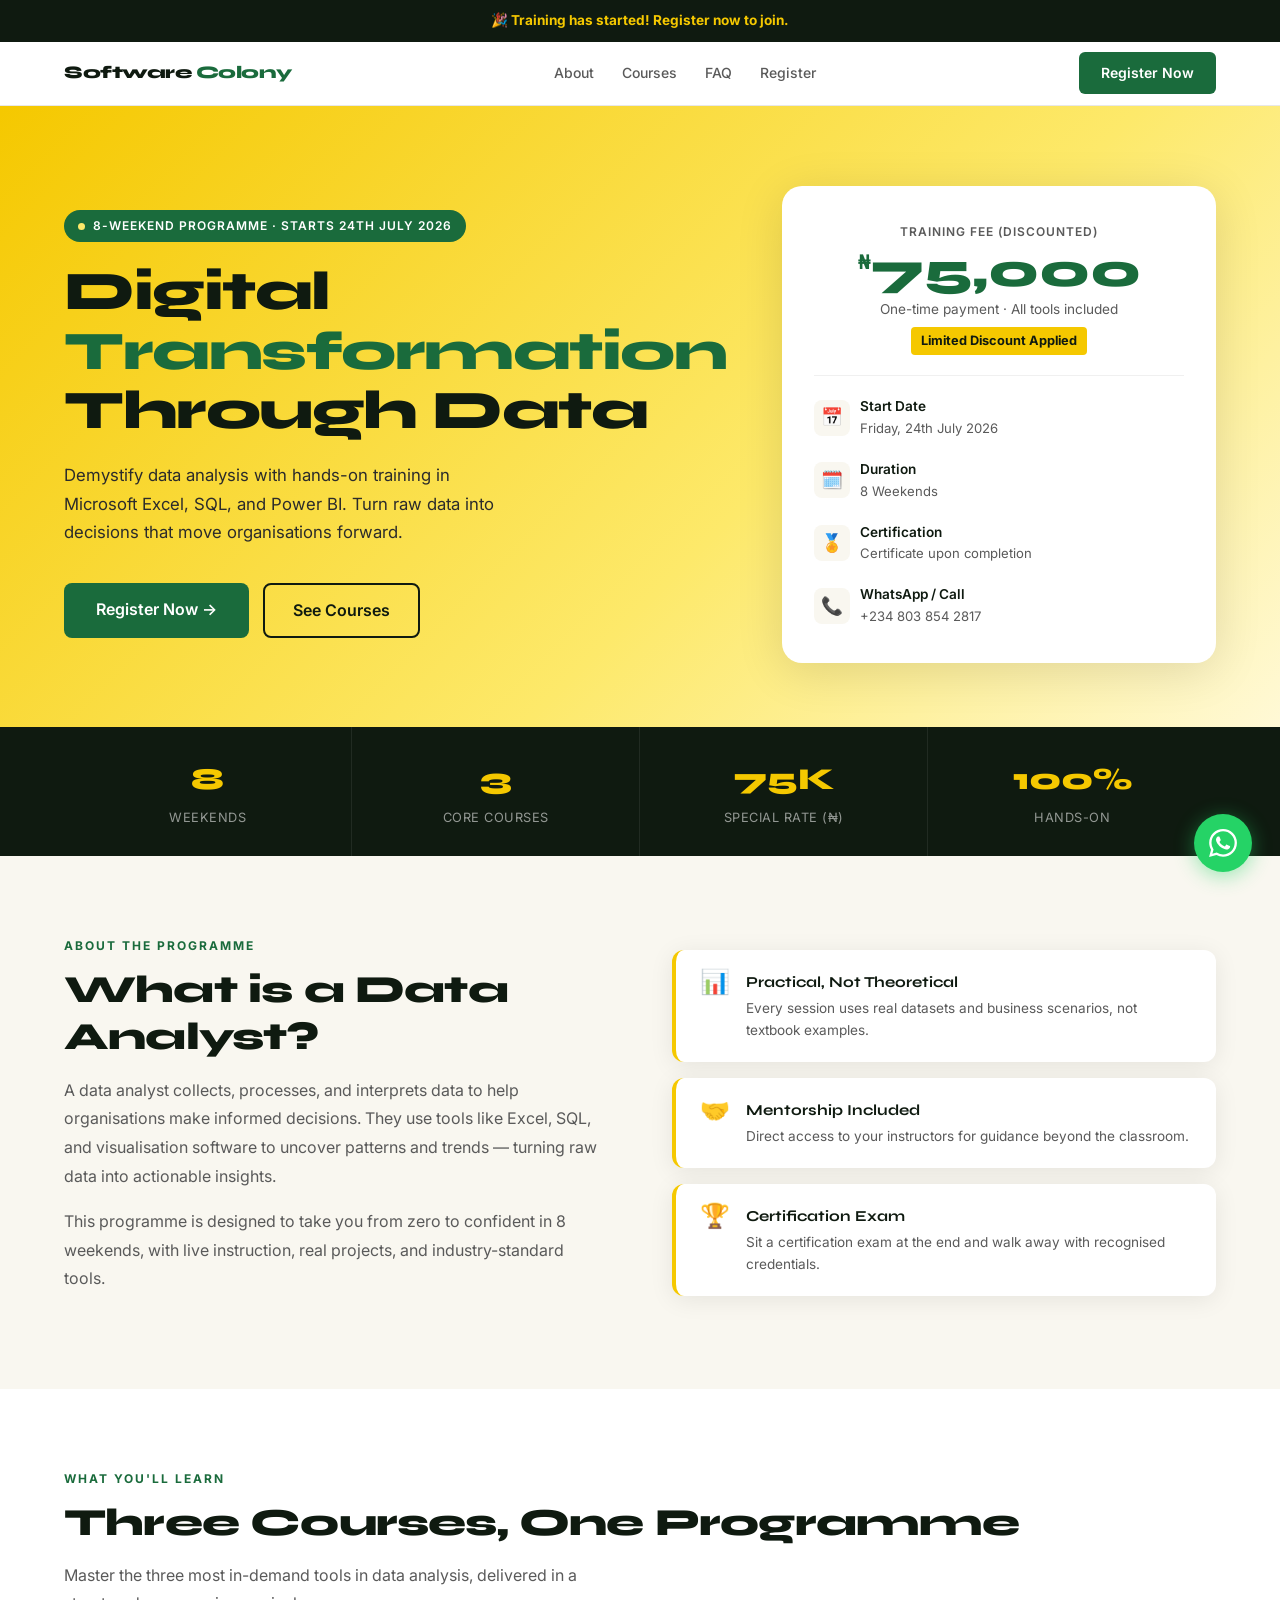
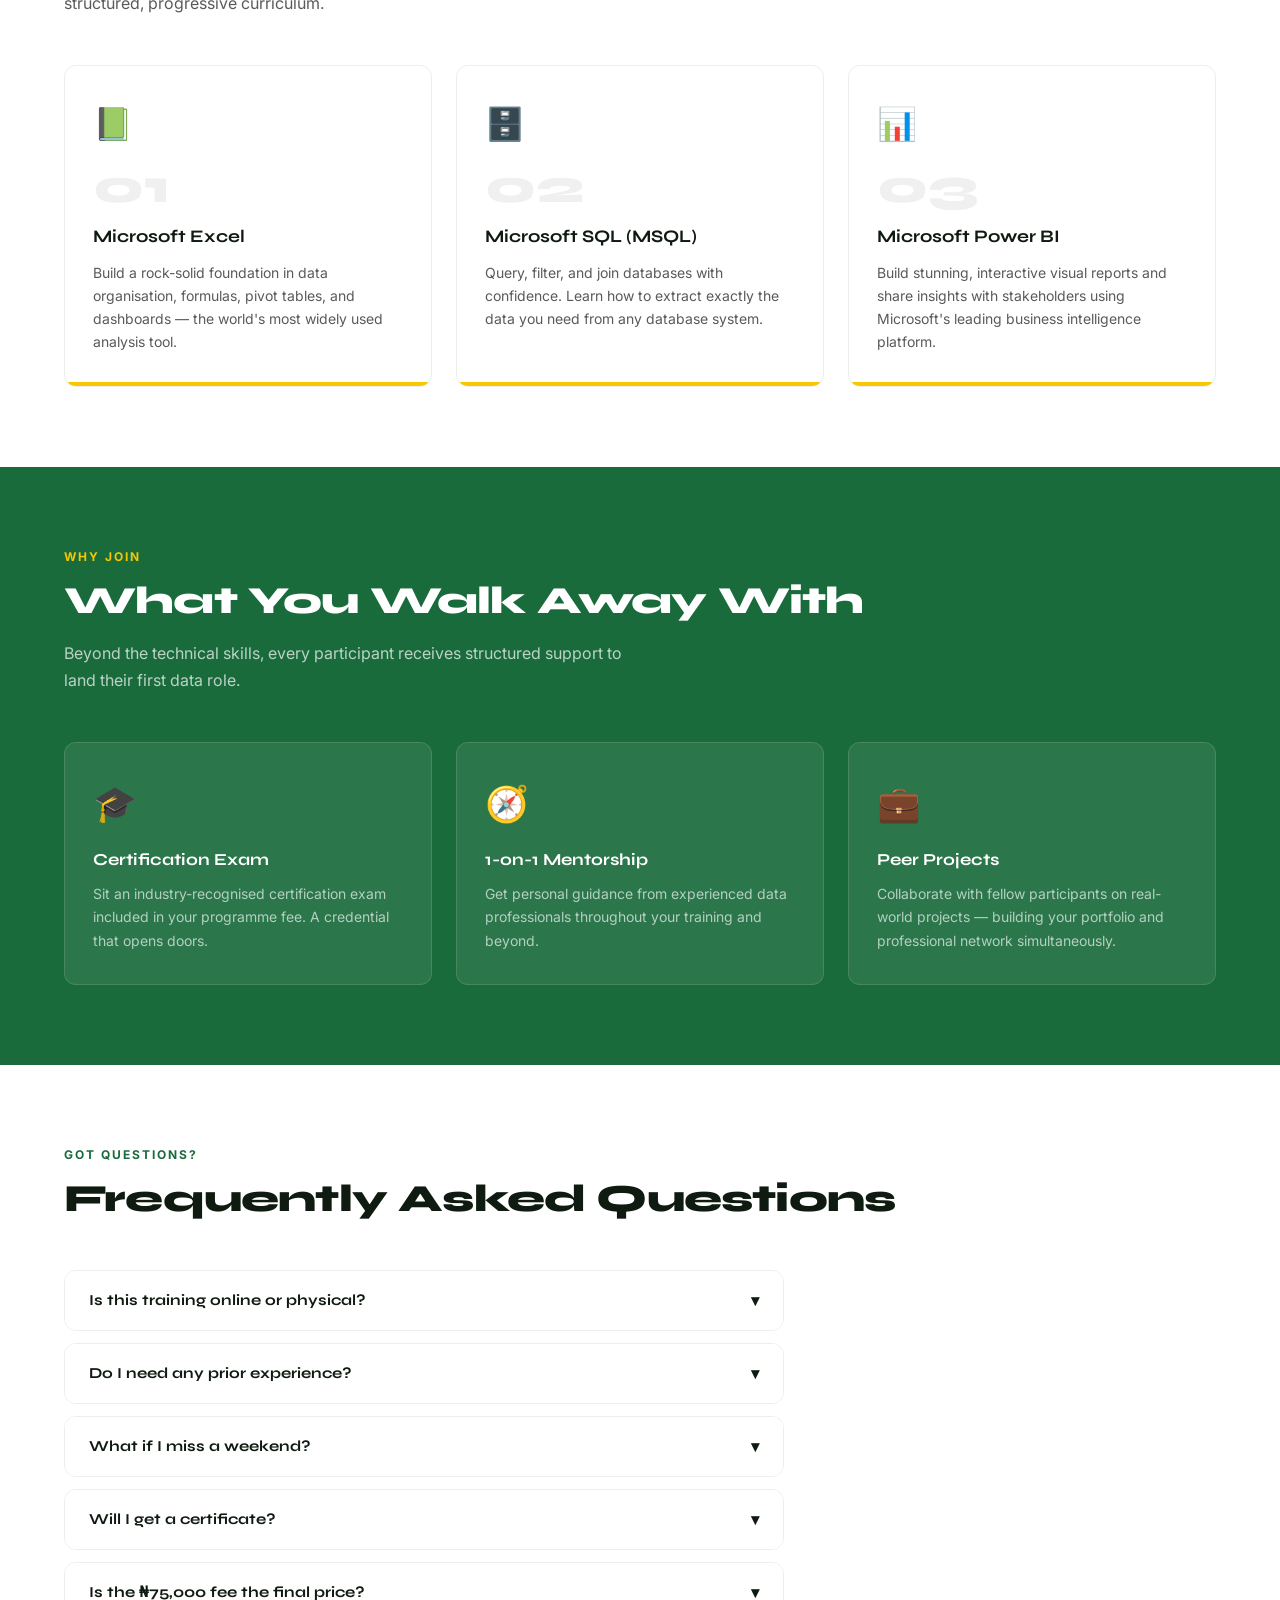
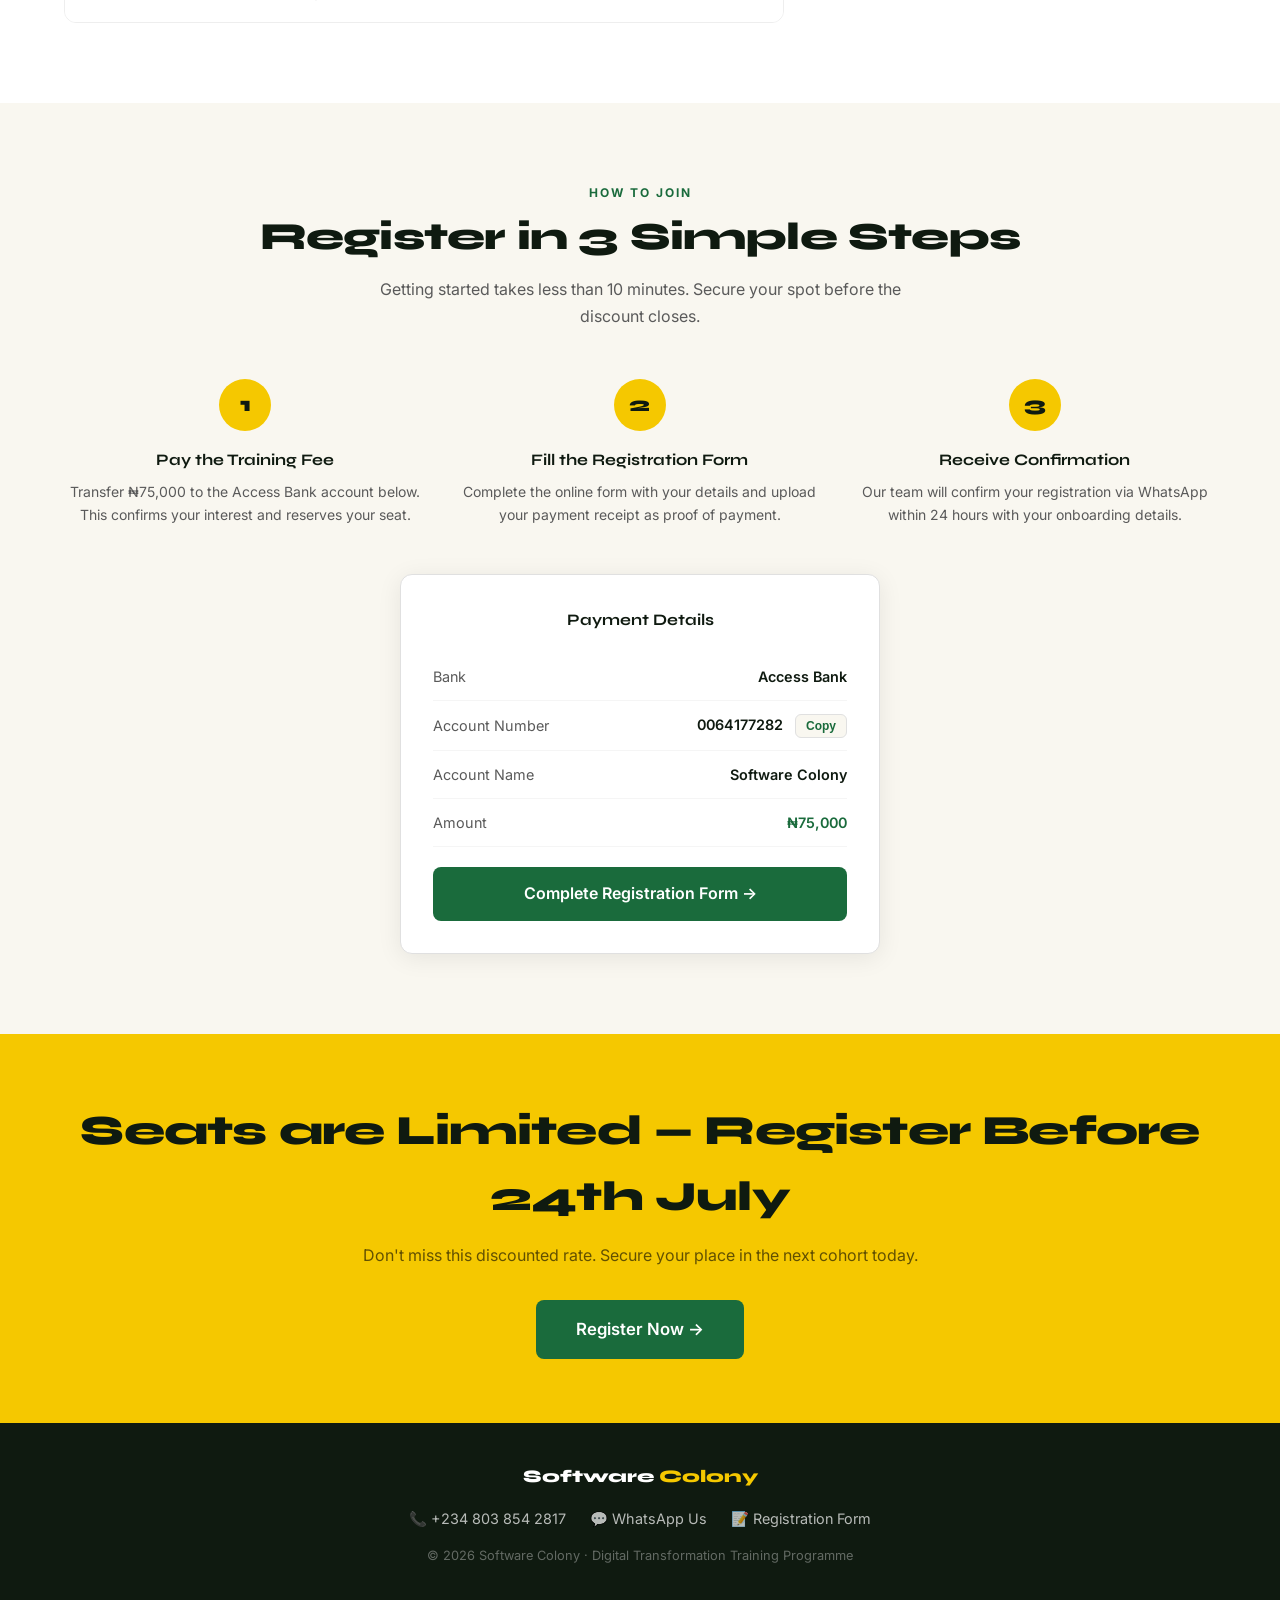
<file: index.html>
<!DOCTYPE html>
<html lang="en">
<head>
  <meta charset="UTF-8" />
  <meta name="viewport" content="width=device-width, initial-scale=1.0" />
  <title>Digital Transformation Training — Software Colony</title>
  <link rel="icon" href="favicon.ico" type="image/x-icon" />
  <link rel="stylesheet" href="style.css" />
  <!-- ── Google Analytics / Global site tag (gtag.js) ── -->
  <script async src="https://www.googletagmanager.com/gtag/js?id=G-R3DJPCSVZ4"></script>
  <script>
    window.dataLayer = window.dataLayer || [];
    function gtag(){ dataLayer.push(arguments); }
    gtag('js', new Date());
    gtag('config', 'G-R3DJPCSVZ4');
  </script>

  <!-- ── Microsoft Clarity ── -->
  <script type="text/javascript">
    (function(c,l,a,r,i,t,y){
        c[a]=c[a]||function(){(c[a].q=c[a].q||[]).push(arguments)};
        t=l.createElement(r);t.async=1;t.src="https://www.clarity.ms/tag/"+i;
        y=l.getElementsByTagName(r)[0];y.parentNode.insertBefore(t,y);
    })(window, document, "clarity", "script", "xddyhp98jd");
</script>

  <link rel="preconnect" href="https://fonts.googleapis.com" />
  <link rel="preconnect" href="https://fonts.gstatic.com" crossorigin />
  <link href="https://fonts.googleapis.com/css2?family=Syne:wght@400;600;700;800&family=Inter:wght@400;500;600&display=swap" rel="stylesheet" />

  <style>
    
  </style>
</head>
<body>

  <!-- ── COUNTDOWN BAR ── -->
  <div class="countdown-bar">
    <span>Training starts in</span>
    <div class="countdown-units">
      <div class="countdown-unit"><span class="countdown-num" id="cd-days">--</span><div class="countdown-label">Days</div></div>
      <div class="countdown-unit"><span class="countdown-num" id="cd-hours">--</span><div class="countdown-label">Hours</div></div>
      <div class="countdown-unit"><span class="countdown-num" id="cd-mins">--</span><div class="countdown-label">Mins</div></div>
      <div class="countdown-unit"><span class="countdown-num" id="cd-secs">--</span><div class="countdown-label">Secs</div></div>
    </div>
    <span>· Fri 24th July 2026</span>
  </div>

  <!-- ── NAV ── -->
  <nav id="main-nav">
    <div class="nav-logo">Software <span>Colony</span></div>
    <ul class="nav-links">
      <li><a href="#about" data-section="about">About</a></li>
      <li><a href="#courses" data-section="courses">Courses</a></li>
      <li><a href="#faq" data-section="faq">FAQ</a></li>
      <li><a href="#register" data-section="register">Register</a></li>
    </ul>
    <div class="nav-right">
      <a href="https://forms.office.com/r/axuXFxLnm5" target="_blank" class="nav-cta" onclick="trackEvent('nav_register_click')">Register Now</a>
    </div>
  </nav>

  <!-- ── HERO ── -->
  <section class="hero" id="home">
    <div class="hero-text">
      <div class="hero-eyebrow">8-Weekend Programme · Starts 24th July 2026</div>
      <h1>Digital <em>Transformation</em> Through Data</h1>
      <p class="hero-sub">Demystify data analysis with hands-on training in Microsoft Excel, SQL, and Power BI. Turn raw data into decisions that move organisations forward.</p>
      <div class="hero-actions">
        <a href="https://forms.office.com/r/axuXFxLnm5" target="_blank" class="btn-primary" onclick="trackEvent('hero_register_click')">Register Now →</a>
        <a href="#courses" class="btn-outline">See Courses</a>
      </div>
    </div>
    <div class="hero-card">
      <div class="price-block">
        <div class="price-label">Training Fee (Discounted)</div>
        <div class="price-amount"><span class="price-currency">₦</span>75,000</div>
        <div class="price-note">One-time payment · All tools included</div>
        <span class="badge-discount">Limited Discount Applied</span>
      </div>
      <div class="meta-row">
        <div class="meta-icon">📅</div>
        <div><div class="meta-label">Start Date</div><div class="meta-value">Friday, 24th July 2026</div></div>
      </div>
      <div class="meta-row">
        <div class="meta-icon">🗓️</div>
        <div><div class="meta-label">Duration</div><div class="meta-value">8 Weekends</div></div>
      </div>
      <div class="meta-row">
        <div class="meta-icon">🏅</div>
        <div><div class="meta-label">Certification</div><div class="meta-value">Certificate upon completion</div></div>
      </div>
      <div class="meta-row">
        <div class="meta-icon">📞</div>
        <div><div class="meta-label">WhatsApp / Call</div><div class="meta-value">+234 803 854 2817</div></div>
      </div>
    </div>
  </section>

  <!-- ── STATS STRIP ── -->
  <div class="stats-strip">
    <div class="stat-item"><div class="stat-number">8</div><div class="stat-text">Weekends</div></div>
    <div class="stat-item"><div class="stat-number">3</div><div class="stat-text">Core Courses</div></div>
    <div class="stat-item"><div class="stat-number">75K</div><div class="stat-text">Special Rate (₦)</div></div>
    <div class="stat-item"><div class="stat-number">100%</div><div class="stat-text">Hands-on</div></div>
  </div>

  <!-- ── ABOUT ── -->
  <section class="about" id="about">
    <div class="about-grid">
      <div class="about-text reveal">
        <div class="section-eyebrow">About the Programme</div>
        <h2 class="section-title">What is a Data Analyst?</h2>
        <p>A data analyst collects, processes, and interprets data to help organisations make informed decisions. They use tools like Excel, SQL, and visualisation software to uncover patterns and trends — turning raw data into actionable insights.</p>
        <p>This programme is designed to take you from zero to confident in 8 weekends, with live instruction, real projects, and industry-standard tools.</p>
      </div>
      <div class="about-pillars">
        <div class="pillar reveal reveal-delay-1">
          <div class="pillar-icon">📊</div>
          <div><div class="pillar-title">Practical, Not Theoretical</div><div class="pillar-desc">Every session uses real datasets and business scenarios, not textbook examples.</div></div>
        </div>
        <div class="pillar reveal reveal-delay-2">
          <div class="pillar-icon">🤝</div>
          <div><div class="pillar-title">Mentorship Included</div><div class="pillar-desc">Direct access to your instructors for guidance beyond the classroom.</div></div>
        </div>
        <div class="pillar reveal reveal-delay-3">
          <div class="pillar-icon">🏆</div>
          <div><div class="pillar-title">Certification Exam</div><div class="pillar-desc">Sit a certification exam at the end and walk away with recognised credentials.</div></div>
        </div>
      </div>
    </div>
  </section>

  <!-- ── COURSES ── -->
  <section id="courses">
    <div class="section-eyebrow reveal">What You'll Learn</div>
    <h2 class="section-title reveal">Three Courses, One Programme</h2>
    <p class="section-sub reveal">Master the three most in-demand tools in data analysis, delivered in a structured, progressive curriculum.</p>
    <div class="courses-grid">
      <div class="course-card reveal reveal-delay-1">
        <span class="course-icon">📗</span>
        <div class="course-number">01</div>
        <div class="course-title">Microsoft Excel</div>
        <p class="course-desc">Build a rock-solid foundation in data organisation, formulas, pivot tables, and dashboards — the world's most widely used analysis tool.</p>
      </div>
      <div class="course-card reveal reveal-delay-2">
        <span class="course-icon">🗄️</span>
        <div class="course-number">02</div>
        <div class="course-title">Microsoft SQL (MSQL)</div>
        <p class="course-desc">Query, filter, and join databases with confidence. Learn how to extract exactly the data you need from any database system.</p>
      </div>
      <div class="course-card reveal reveal-delay-3">
        <span class="course-icon">📊</span>
        <div class="course-number">03</div>
        <div class="course-title">Microsoft Power BI</div>
        <p class="course-desc">Build stunning, interactive visual reports and share insights with stakeholders using Microsoft's leading business intelligence platform.</p>
      </div>
    </div>
  </section>

  <!-- ── INCENTIVES ── -->
  <section class="incentives">
    <div class="section-eyebrow">Why Join</div>
    <h2 class="section-title">What You Walk Away With</h2>
    <p class="section-sub">Beyond the technical skills, every participant receives structured support to land their first data role.</p>
    <div class="incentives-grid">
      <div class="incentive-card reveal reveal-delay-1">
        <span class="incentive-icon">🎓</span>
        <div class="incentive-title">Certification Exam</div>
        <p class="incentive-desc">Sit an industry-recognised certification exam included in your programme fee. A credential that opens doors.</p>
      </div>
      <div class="incentive-card reveal reveal-delay-2">
        <span class="incentive-icon">🧭</span>
        <div class="incentive-title">1-on-1 Mentorship</div>
        <p class="incentive-desc">Get personal guidance from experienced data professionals throughout your training and beyond.</p>
      </div>
      <div class="incentive-card reveal reveal-delay-3">
        <span class="incentive-icon">💼</span>
        <div class="incentive-title">Peer Projects</div>
        <p class="incentive-desc">Collaborate with fellow participants on real-world projects — building your portfolio and professional network simultaneously.</p>
      </div>
    </div>
  </section>

  <!-- ── FAQ ── -->
  <section class="faq" id="faq">
    <div class="section-eyebrow reveal">Got Questions?</div>
    <h2 class="section-title reveal">Frequently Asked Questions</h2>
    <div class="faq-list">
      <div class="faq-item reveal">
        <button class="faq-question" onclick="toggleFaq(this)">Is this training online or physical? <span class="faq-chevron">▾</span></button>
        <div class="faq-answer">The training is conducted physically over 8 weekends. You'll be in a hands-on classroom environment with your instructor and fellow participants, which makes learning faster and more practical.</div>
      </div>
      <div class="faq-item reveal reveal-delay-1">
        <button class="faq-question" onclick="toggleFaq(this)">Do I need any prior experience? <span class="faq-chevron">▾</span></button>
        <div class="faq-answer">No experience is required. The programme is designed to take you from absolute beginner to confident data analyst. A basic ability to use a computer and internet is all you need to start.</div>
      </div>
      <div class="faq-item reveal reveal-delay-2">
        <button class="faq-question" onclick="toggleFaq(this)">What if I miss a weekend? <span class="faq-chevron">▾</span></button>
        <div class="faq-answer">We understand life happens. Please contact us via WhatsApp as early as possible if you'll miss a session. Our team will advise on catch-up options. Regular attendance is strongly recommended for the best outcome.</div>
      </div>
      <div class="faq-item reveal reveal-delay-3">
        <button class="faq-question" onclick="toggleFaq(this)">Will I get a certificate? <span class="faq-chevron">▾</span></button>
        <div class="faq-answer">Yes! Every participant sits a certification exam included in the programme fee. Upon passing, you receive a recognised certificate that you can add to your CV and LinkedIn profile.</div>
      </div>
      <div class="faq-item reveal">
        <button class="faq-question" onclick="toggleFaq(this)">Is the ₦75,000 fee the final price? <span class="faq-chevron">▾</span></button>
        <div class="faq-answer">The ₦75,000 is a special discounted rate available for registrations before the start date of 24th July 2026. The fee is all-inclusive — no hidden charges. Pay once, get everything.</div>
      </div>
    </div>
  </section>

  <!-- ── HOW TO REGISTER ── -->
  <section class="register" id="register">
    <div style="text-align:center">
      <div class="section-eyebrow reveal">How to Join</div>
      <h2 class="section-title reveal">Register in 3 Simple Steps</h2>
      <p class="section-sub reveal" style="margin:0 auto;">Getting started takes less than 10 minutes. Secure your spot before the discount closes.</p>
    </div>
    <div class="steps">
      <div class="step reveal reveal-delay-1">
        <div class="step-number">1</div>
        <div class="step-title">Pay the Training Fee</div>
        <p class="step-desc">Transfer ₦75,000 to the Access Bank account below. This confirms your interest and reserves your seat.</p>
      </div>
      <div class="step reveal reveal-delay-2">
        <div class="step-number">2</div>
        <div class="step-title">Fill the Registration Form</div>
        <p class="step-desc">Complete the online form with your details and upload your payment receipt as proof of payment.</p>
      </div>
      <div class="step reveal reveal-delay-3">
        <div class="step-number">3</div>
        <div class="step-title">Receive Confirmation</div>
        <p class="step-desc">Our team will confirm your registration via WhatsApp within 24 hours with your onboarding details.</p>
      </div>
    </div>

    <div class="payment-box reveal">
      <h3>Payment Details</h3>
      <div class="payment-row">
        <span class="payment-key">Bank</span>
        <span class="payment-val">Access Bank</span>
      </div>
      <div class="payment-row">
        <span class="payment-key">Account Number</span>
        <span class="payment-val">
          0064177282
          <button class="copy-btn" onclick="copyText('0064177282', this)">Copy</button>
        </span>
      </div>
      <div class="payment-row">
        <span class="payment-key">Account Name</span>
        <span class="payment-val">Software Colony</span>
      </div>
      <div class="payment-row">
        <span class="payment-key">Amount</span>
        <span class="payment-val" style="color:var(--green)">₦75,000</span>
      </div>
      <div style="margin-top:20px; text-align:center;">
        <a href="https://forms.office.com/r/axuXFxLnm5" target="_blank" class="btn-primary" style="width:100%;display:block;" onclick="trackEvent('payment_register_click')">Complete Registration Form →</a>
      </div>
    </div>
  </section>

  <!-- ── CTA BAND ── -->
  <div class="cta-band">
    <h2>Seats are Limited — Register Before 24th July</h2>
    <p>Don't miss this discounted rate. Secure your place in the next cohort today.</p>
    <a href="https://forms.office.com/r/axuXFxLnm5" target="_blank" class="btn-primary" onclick="trackEvent('cta_band_click')">Register Now →</a>
  </div>

  <!-- ── FOOTER ── -->
  <footer>
    <div class="footer-logo">Software <span>Colony</span></div>
    <div class="footer-contact">
      <a href="tel:+2348038542817">📞 +234 803 854 2817</a>
      <a href="https://wa.me/2348038542817" target="_blank" onclick="trackEvent('footer_whatsapp_click')">💬 WhatsApp Us</a>
      <a href="https://forms.office.com/r/axuXFxLnm5" target="_blank">📝 Registration Form</a>
    </div>
    <div class="footer-copy">© 2026 Software Colony · Digital Transformation Training Programme</div>
  </footer>

  <!-- ── WHATSAPP FLOAT BUTTON ── -->
  <a href="https://wa.me/2348038542817" target="_blank" class="wa-float" onclick="trackEvent('floating_whatsapp_click')" aria-label="Chat on WhatsApp">
    <span class="wa-tooltip">Chat with us</span>
    <svg xmlns="http://www.w3.org/2000/svg" width="28" height="28" viewBox="0 0 24 24" fill="white">
      <path d="M17.472 14.382c-.297-.149-1.758-.867-2.03-.967-.273-.099-.471-.148-.67.15-.197.297-.767.966-.94 1.164-.173.199-.347.223-.644.075-.297-.15-1.255-.463-2.39-1.475-.883-.788-1.48-1.761-1.653-2.059-.173-.297-.018-.458.13-.606.134-.133.298-.347.446-.52.149-.174.198-.298.298-.497.099-.198.05-.371-.025-.52-.075-.149-.669-1.612-.916-2.207-.242-.579-.487-.5-.669-.51-.173-.008-.371-.01-.57-.01-.198 0-.52.074-.792.372-.272.297-1.04 1.016-1.04 2.479 0 1.462 1.065 2.875 1.213 3.074.149.198 2.096 3.2 5.077 4.487.709.306 1.262.489 1.694.625.712.227 1.36.195 1.871.118.571-.085 1.758-.719 2.006-1.413.248-.694.248-1.289.173-1.413-.074-.124-.272-.198-.57-.347m-5.421 7.403h-.004a9.87 9.87 0 01-5.031-1.378l-.361-.214-3.741.982.998-3.648-.235-.374a9.86 9.86 0 01-1.51-5.26c.001-5.45 4.436-9.884 9.888-9.884 2.64 0 5.122 1.03 6.988 2.898a9.825 9.825 0 012.893 6.994c-.003 5.45-4.437 9.884-9.885 9.884m8.413-18.297A11.815 11.815 0 0012.05 0C5.495 0 .16 5.335.157 11.892c0 2.096.547 4.142 1.588 5.945L.057 24l6.305-1.654a11.882 11.882 0 005.683 1.448h.005c6.554 0 11.89-5.335 11.893-11.893a11.821 11.821 0 00-3.48-8.413z"/>
    </svg>
  </a>
  <script src="script.js"></script>

</body>
</html>
</file>
<file: style.css>
*,
*::before,
*::after {
  box-sizing: border-box;
  margin: 0;
  padding: 0;
}

:root {
  --yellow: #f5c800;
  --yellow-lt: #fde96a;
  --green: #1a6b3c;
  --dark: #0f1a10;
  --charcoal: #2b2b2b;
  --mid: #5a5a5a;
  --light: #f9f7f0;
  --white: #ffffff;
  --radius: 12px;
  --shadow: 0 4px 24px rgba(0, 0, 0, 0.08);
}

html {
  scroll-behavior: smooth;
}
body {
  font-family: "Inter", sans-serif;
  background: var(--white);
  color: var(--charcoal);
  line-height: 1.6;
  -webkit-font-smoothing: antialiased;
}

/* ── NAV ── */
nav {
  position: sticky;
  top: 0;
  z-index: 100;
  background: var(--white);
  border-bottom: 1px solid #e8e8e8;
  padding: 0 5%;
  display: flex;
  align-items: center;
  justify-content: space-between;
  height: 64px;
  transition: box-shadow 0.3s;
}
nav.scrolled {
  box-shadow: 0 2px 20px rgba(0, 0, 0, 0.08);
}
.nav-logo {
  font-family: "Syne", sans-serif;
  font-weight: 800;
  font-size: 1.1rem;
  color: var(--dark);
  letter-spacing: -0.5px;
}
.nav-logo span {
  color: var(--green);
}
.nav-links {
  display: flex;
  gap: 28px;
  list-style: none;
}
.nav-links a {
  font-size: 0.875rem;
  font-weight: 500;
  color: var(--mid);
  text-decoration: none;
  transition: color 0.2s;
  padding-bottom: 2px;
  border-bottom: 2px solid transparent;
}
.nav-links a:hover,
.nav-links a.active {
  color: var(--green);
  border-bottom-color: var(--green);
}
.nav-cta {
  background: var(--green);
  color: var(--white);
  padding: 10px 22px;
  border-radius: 6px;
  font-weight: 600;
  font-size: 0.875rem;
  text-decoration: none;
  transition: background 0.2s;
  white-space: nowrap;
}
.nav-cta:hover {
  background: #145a32;
}
.nav-right {
  display: flex;
  align-items: center;
  gap: 20px;
}

/* ── COUNTDOWN ── */
.countdown-bar {
  background: var(--dark);
  color: var(--white);
  text-align: center;
  padding: 10px 5%;
  font-size: 0.85rem;
  display: flex;
  align-items: center;
  justify-content: center;
  gap: 16px;
  flex-wrap: wrap;
}
.countdown-bar span {
  color: rgba(255, 255, 255, 0.6);
}
.countdown-units {
  display: flex;
  gap: 12px;
}
.countdown-unit {
  text-align: center;
}
.countdown-num {
  font-family: "Syne", sans-serif;
  font-weight: 800;
  font-size: 1.2rem;
  color: var(--yellow);
  background: rgba(255, 255, 255, 0.07);
  padding: 4px 10px;
  border-radius: 6px;
  display: block;
  min-width: 44px;
}
.countdown-label {
  font-size: 0.65rem;
  color: rgba(255, 255, 255, 0.45);
  text-transform: uppercase;
  letter-spacing: 0.5px;
  margin-top: 2px;
}

/* ── HERO ── */
.hero {
  background: linear-gradient(
    135deg,
    var(--yellow) 0%,
    var(--yellow-lt) 60%,
    #fff9d6 100%
  );
  padding: 80px 5% 64px;
  display: grid;
  grid-template-columns: 1fr 1fr;
  gap: 56px;
  align-items: center;
}
.hero-eyebrow {
  display: inline-flex;
  align-items: center;
  gap: 8px;
  background: var(--green);
  color: var(--white);
  font-size: 0.75rem;
  font-weight: 600;
  letter-spacing: 1px;
  text-transform: uppercase;
  padding: 6px 14px;
  border-radius: 100px;
  margin-bottom: 20px;
}
.hero-eyebrow::before {
  content: "";
  width: 7px;
  height: 7px;
  border-radius: 50%;
  background: var(--yellow-lt);
}
.hero h1 {
  font-family: "Syne", sans-serif;
  font-weight: 800;
  font-size: clamp(2.2rem, 5vw, 3.4rem);
  line-height: 1.1;
  color: var(--dark);
  letter-spacing: -1.5px;
  margin-bottom: 20px;
}
.hero h1 em {
  font-style: normal;
  color: var(--green);
}
.hero-sub {
  font-size: 1.05rem;
  color: var(--charcoal);
  max-width: 460px;
  margin-bottom: 36px;
  line-height: 1.7;
}
.hero-actions {
  display: flex;
  gap: 14px;
  flex-wrap: wrap;
}
.btn-primary {
  background: var(--green);
  color: var(--white);
  padding: 14px 32px;
  border-radius: 8px;
  font-weight: 600;
  font-size: 1rem;
  text-decoration: none;
  transition:
    background 0.2s,
    transform 0.15s;
  display: inline-block;
  cursor: pointer;
  border: none;
}
.btn-primary:hover {
  background: #145a32;
  transform: translateY(-1px);
}
.btn-outline {
  border: 2px solid var(--dark);
  color: var(--dark);
  padding: 13px 28px;
  border-radius: 8px;
  font-weight: 600;
  font-size: 1rem;
  text-decoration: none;
  transition: background 0.2s;
  display: inline-block;
}
.btn-outline:hover {
  background: rgba(0, 0, 0, 0.06);
}

/* Hero card */
.hero-card {
  background: var(--white);
  border-radius: 20px;
  padding: 36px 32px;
  box-shadow: 0 8px 48px rgba(0, 0, 0, 0.12);
  display: flex;
  flex-direction: column;
  gap: 20px;
}
.price-block {
  text-align: center;
  padding-bottom: 20px;
  border-bottom: 1px solid #f0f0f0;
}
.price-label {
  font-size: 0.75rem;
  font-weight: 600;
  text-transform: uppercase;
  letter-spacing: 1px;
  color: var(--mid);
  margin-bottom: 6px;
}
.price-amount {
  font-family: "Syne", sans-serif;
  font-weight: 800;
  font-size: 3rem;
  color: var(--green);
  line-height: 1;
}
.price-currency {
  font-size: 1.2rem;
  vertical-align: super;
}
.price-note {
  font-size: 0.85rem;
  color: var(--mid);
  margin-top: 4px;
}
.badge-discount {
  display: inline-block;
  background: var(--yellow);
  color: var(--dark);
  font-size: 0.8rem;
  font-weight: 700;
  padding: 4px 10px;
  border-radius: 4px;
  margin-top: 6px;
}
.meta-row {
  display: flex;
  align-items: center;
  gap: 10px;
  font-size: 0.9rem;
}
.meta-icon {
  width: 36px;
  height: 36px;
  border-radius: 8px;
  background: var(--light);
  display: flex;
  align-items: center;
  justify-content: center;
  font-size: 1.1rem;
  flex-shrink: 0;
}
.meta-label {
  font-weight: 600;
  color: var(--dark);
  font-size: 0.85rem;
}
.meta-value {
  color: var(--mid);
  font-size: 0.82rem;
}

/* ── STATS STRIP ── */
.stats-strip {
  background: var(--dark);
  display: grid;
  grid-template-columns: repeat(4, 1fr);
  padding: 0 5%;
}
.stat-item {
  padding: 28px 16px;
  text-align: center;
  border-right: 1px solid rgba(255, 255, 255, 0.08);
}
.stat-item:last-child {
  border-right: none;
}
.stat-number {
  font-family: "Syne", sans-serif;
  font-weight: 800;
  font-size: 1.9rem;
  color: var(--yellow);
}
.stat-text {
  font-size: 0.8rem;
  color: rgba(255, 255, 255, 0.55);
  margin-top: 4px;
  text-transform: uppercase;
  letter-spacing: 0.5px;
}

/* ── SECTIONS ── */
section {
  padding: 80px 5%;
}
.section-eyebrow {
  font-size: 0.75rem;
  font-weight: 700;
  letter-spacing: 2px;
  text-transform: uppercase;
  color: var(--green);
  margin-bottom: 12px;
}
.section-title {
  font-family: "Syne", sans-serif;
  font-weight: 800;
  font-size: clamp(1.6rem, 3.5vw, 2.4rem);
  color: var(--dark);
  letter-spacing: -0.8px;
  line-height: 1.2;
  margin-bottom: 16px;
}
.section-sub {
  font-size: 1rem;
  color: var(--mid);
  max-width: 560px;
  line-height: 1.7;
}

/* ── ABOUT ── */
.about {
  background: var(--light);
}
.about-grid {
  display: grid;
  grid-template-columns: 1fr 1fr;
  gap: 64px;
  align-items: center;
}
.about-text p {
  font-size: 1rem;
  color: var(--mid);
  line-height: 1.8;
  margin-bottom: 16px;
}
.about-pillars {
  display: flex;
  flex-direction: column;
  gap: 16px;
}
.pillar {
  background: var(--white);
  border-radius: var(--radius);
  padding: 20px 24px;
  display: flex;
  gap: 16px;
  align-items: flex-start;
  box-shadow: var(--shadow);
  border-left: 4px solid var(--yellow);
}
.pillar-icon {
  font-size: 1.5rem;
  line-height: 1;
  flex-shrink: 0;
}
.pillar-title {
  font-family: "Syne", sans-serif;
  font-weight: 700;
  font-size: 0.95rem;
  color: var(--dark);
  margin-bottom: 4px;
}
.pillar-desc {
  font-size: 0.85rem;
  color: var(--mid);
}

/* ── COURSES ── */
.courses-grid {
  display: grid;
  grid-template-columns: repeat(3, 1fr);
  gap: 24px;
  margin-top: 48px;
}
.course-card {
  background: var(--white);
  border: 1px solid #eee;
  border-radius: var(--radius);
  padding: 32px 28px;
  transition:
    box-shadow 0.2s,
    transform 0.2s;
  position: relative;
  overflow: hidden;
  cursor: default;
}
.course-card::after {
  content: "";
  position: absolute;
  bottom: 0;
  left: 0;
  right: 0;
  height: 4px;
  background: var(--yellow);
}
.course-card:hover {
  box-shadow: 0 12px 40px rgba(0, 0, 0, 0.1);
  transform: translateY(-3px);
}
.course-number {
  font-family: "Syne", sans-serif;
  font-weight: 800;
  font-size: 3rem;
  color: #f0f0f0;
  line-height: 1;
  margin-bottom: 12px;
}
.course-icon {
  font-size: 2rem;
  margin-bottom: 14px;
  display: block;
}
.course-title {
  font-family: "Syne", sans-serif;
  font-weight: 700;
  font-size: 1.1rem;
  color: var(--dark);
  margin-bottom: 10px;
}
.course-desc {
  font-size: 0.875rem;
  color: var(--mid);
  line-height: 1.65;
}

/* ── INCENTIVES ── */
.incentives {
  background: var(--green);
}
.incentives .section-eyebrow {
  color: var(--yellow);
}
.incentives .section-title {
  color: var(--white);
}
.incentives .section-sub {
  color: rgba(255, 255, 255, 0.7);
}
.incentives-grid {
  display: grid;
  grid-template-columns: repeat(3, 1fr);
  gap: 24px;
  margin-top: 48px;
}
.incentive-card {
  background: rgba(255, 255, 255, 0.08);
  border: 1px solid rgba(255, 255, 255, 0.12);
  border-radius: var(--radius);
  padding: 32px 28px;
  transition: background 0.2s;
}
.incentive-card:hover {
  background: rgba(255, 255, 255, 0.13);
}
.incentive-icon {
  font-size: 2.2rem;
  margin-bottom: 16px;
  display: block;
}
.incentive-title {
  font-family: "Syne", sans-serif;
  font-weight: 700;
  font-size: 1.05rem;
  color: var(--white);
  margin-bottom: 8px;
}
.incentive-desc {
  font-size: 0.875rem;
  color: rgba(255, 255, 255, 0.65);
  line-height: 1.65;
}

/* ── FAQ ── */
.faq {
  background: var(--white);
}
.faq-list {
  margin-top: 48px;
  max-width: 720px;
  display: flex;
  flex-direction: column;
  gap: 12px;
}
.faq-item {
  border: 1px solid #eee;
  border-radius: var(--radius);
  overflow: hidden;
}
.faq-question {
  width: 100%;
  text-align: left;
  padding: 20px 24px;
  background: var(--white);
  border: none;
  cursor: pointer;
  font-family: "Syne", sans-serif;
  font-weight: 700;
  font-size: 0.95rem;
  color: var(--dark);
  display: flex;
  justify-content: space-between;
  align-items: center;
  gap: 16px;
  transition: background 0.2s;
}
.faq-question:hover {
  background: var(--light);
}
.faq-question.open {
  background: var(--light);
  color: var(--green);
}
.faq-chevron {
  font-size: 1rem;
  transition: transform 0.3s;
  flex-shrink: 0;
}
.faq-question.open .faq-chevron {
  transform: rotate(180deg);
}
.faq-answer {
  max-height: 0;
  overflow: hidden;
  transition:
    max-height 0.35s ease,
    padding 0.3s;
  font-size: 0.9rem;
  color: var(--mid);
  line-height: 1.7;
  padding: 0 24px;
}
.faq-answer.open {
  max-height: 200px;
  padding: 0 24px 20px;
}

/* ── HOW TO REGISTER ── */
.register {
  background: var(--light);
}
.steps {
  display: grid;
  grid-template-columns: repeat(3, 1fr);
  gap: 32px;
  margin-top: 48px;
}
.step {
  text-align: center;
}
.step-number {
  width: 52px;
  height: 52px;
  border-radius: 50%;
  background: var(--yellow);
  color: var(--dark);
  font-family: "Syne", sans-serif;
  font-weight: 800;
  font-size: 1.3rem;
  display: flex;
  align-items: center;
  justify-content: center;
  margin: 0 auto 16px;
}
.step-title {
  font-family: "Syne", sans-serif;
  font-weight: 700;
  font-size: 1rem;
  color: var(--dark);
  margin-bottom: 8px;
}
.step-desc {
  font-size: 0.875rem;
  color: var(--mid);
  line-height: 1.65;
}

/* Payment box */
.payment-box {
  background: var(--white);
  border-radius: var(--radius);
  border: 1.5px solid #e0e0e0;
  padding: 32px;
  max-width: 480px;
  margin: 48px auto 0;
  box-shadow: var(--shadow);
}
.payment-box h3 {
  font-family: "Syne", sans-serif;
  font-weight: 700;
  font-size: 1rem;
  color: var(--dark);
  margin-bottom: 20px;
  text-align: center;
}
.payment-row {
  display: flex;
  justify-content: space-between;
  align-items: center;
  padding: 12px 0;
  border-bottom: 1px solid #f5f5f5;
  font-size: 0.9rem;
}
.payment-row:last-of-type {
  border-bottom: none;
}
.payment-key {
  color: var(--mid);
}
.payment-val {
  font-weight: 600;
  color: var(--dark);
}
.copy-btn {
  background: var(--light);
  border: 1px solid #e0e0e0;
  border-radius: 6px;
  padding: 4px 10px;
  font-size: 0.75rem;
  font-weight: 600;
  color: var(--green);
  cursor: pointer;
  transition:
    background 0.2s,
    color 0.2s;
  margin-left: 8px;
  white-space: nowrap;
}
.copy-btn:hover {
  background: var(--green);
  color: var(--white);
  border-color: var(--green);
}
.copy-btn.copied {
  background: var(--green);
  color: var(--white);
  border-color: var(--green);
}

/* ── CTA BAND ── */
.cta-band {
  background: var(--yellow);
  padding: 64px 5%;
  text-align: center;
}
.cta-band h2 {
  font-family: "Syne", sans-serif;
  font-weight: 800;
  font-size: clamp(1.6rem, 4vw, 2.6rem);
  color: var(--dark);
  letter-spacing: -0.8px;
  margin-bottom: 12px;
}
.cta-band p {
  font-size: 1rem;
  color: rgba(0, 0, 0, 0.6);
  margin-bottom: 32px;
}
.cta-band .btn-primary {
  font-size: 1.05rem;
  padding: 16px 40px;
}

/* ── FOOTER ── */
footer {
  background: var(--dark);
  color: rgba(255, 255, 255, 0.6);
  padding: 40px 5%;
  display: flex;
  flex-direction: column;
  align-items: center;
  gap: 16px;
  text-align: center;
}
.footer-logo {
  font-family: "Syne", sans-serif;
  font-weight: 800;
  font-size: 1.1rem;
  color: var(--white);
}
.footer-logo span {
  color: var(--yellow);
}
.footer-contact {
  display: flex;
  gap: 24px;
  flex-wrap: wrap;
  justify-content: center;
  font-size: 0.9rem;
}
.footer-contact a {
  color: rgba(255, 255, 255, 0.7);
  text-decoration: none;
}
.footer-contact a:hover {
  color: var(--yellow);
}
.footer-copy {
  font-size: 0.8rem;
  color: rgba(255, 255, 255, 0.35);
}

/* ── WHATSAPP FLOAT ── */
.wa-float {
  position: fixed;
  bottom: 28px;
  right: 28px;
  z-index: 200;
  background: #25d366;
  color: var(--white);
  width: 58px;
  height: 58px;
  border-radius: 50%;
  display: flex;
  align-items: center;
  justify-content: center;
  box-shadow: 0 4px 20px rgba(37, 211, 102, 0.45);
  text-decoration: none;
  font-size: 1.6rem;
  transition:
    transform 0.2s,
    box-shadow 0.2s;
  animation: wa-pulse 2.5s infinite;
}
.wa-float:hover {
  transform: scale(1.1);
  box-shadow: 0 6px 28px rgba(37, 211, 102, 0.6);
  animation: none;
}
.wa-tooltip {
  position: absolute;
  right: 70px;
  top: 50%;
  transform: translateY(-50%);
  background: var(--dark);
  color: var(--white);
  font-size: 0.78rem;
  font-weight: 600;
  white-space: nowrap;
  padding: 6px 12px;
  border-radius: 6px;
  pointer-events: none;
  opacity: 0;
  transition: opacity 0.2s;
}
.wa-tooltip::after {
  content: "";
  position: absolute;
  right: -6px;
  top: 50%;
  transform: translateY(-50%);
  border: 6px solid transparent;
  border-right: none;
  border-left-color: var(--dark);
}
.wa-float:hover .wa-tooltip {
  opacity: 1;
}
@keyframes wa-pulse {
  0%,
  100% {
    box-shadow: 0 4px 20px rgba(37, 211, 102, 0.45);
  }
  50% {
    box-shadow: 0 4px 28px rgba(37, 211, 102, 0.75);
  }
}

/* ── SCROLL ANIMATIONS ── */
.reveal {
  opacity: 0;
  transform: translateY(28px);
  transition:
    opacity 0.6s ease,
    transform 0.6s ease;
}
.reveal.visible {
  opacity: 1;
  transform: translateY(0);
}
.reveal-delay-1 {
  transition-delay: 0.1s;
}
.reveal-delay-2 {
  transition-delay: 0.2s;
}
.reveal-delay-3 {
  transition-delay: 0.3s;
}

/* ── RESPONSIVE ── */
@media (max-width: 900px) {
  .hero {
    grid-template-columns: 1fr;
    gap: 40px;
    padding: 60px 5% 48px;
  }
  .hero-sub {
    max-width: 100%;
  }
  .about-grid {
    grid-template-columns: 1fr;
    gap: 40px;
  }
  .courses-grid {
    grid-template-columns: 1fr 1fr;
  }
  .incentives-grid {
    grid-template-columns: 1fr 1fr;
  }
  .stats-strip {
    grid-template-columns: repeat(2, 1fr);
  }
  .stat-item:nth-child(2) {
    border-right: none;
  }
  .nav-links {
    display: none;
  }
}
@media (max-width: 600px) {
  nav {
    padding: 0 4%;
  }
  .hero {
    padding: 48px 4% 40px;
  }
  section {
    padding: 60px 4%;
  }
  .hero h1 {
    font-size: 2rem;
  }
  .hero-actions {
    flex-direction: column;
  }
  .btn-primary,
  .btn-outline {
    text-align: center;
  }
  .courses-grid {
    grid-template-columns: 1fr;
  }
  .incentives-grid {
    grid-template-columns: 1fr;
  }
  .steps {
    grid-template-columns: 1fr;
  }
  .stats-strip {
    grid-template-columns: repeat(2, 1fr);
    padding: 0 4%;
  }
  .hero-card {
    padding: 28px 20px;
  }
  .payment-box {
    padding: 24px 16px;
  }
  .wa-float {
    bottom: 18px;
    right: 18px;
    width: 52px;
    height: 52px;
    font-size: 1.4rem;
  }
  .countdown-bar {
    gap: 10px;
    font-size: 0.78rem;
  }
}
@media (prefers-reduced-motion: reduce) {
  *,
  *::before,
  *::after {
    transition: none !important;
    animation: none !important;
  }
  .reveal {
    opacity: 1;
    transform: none;
  }
}
</file>
